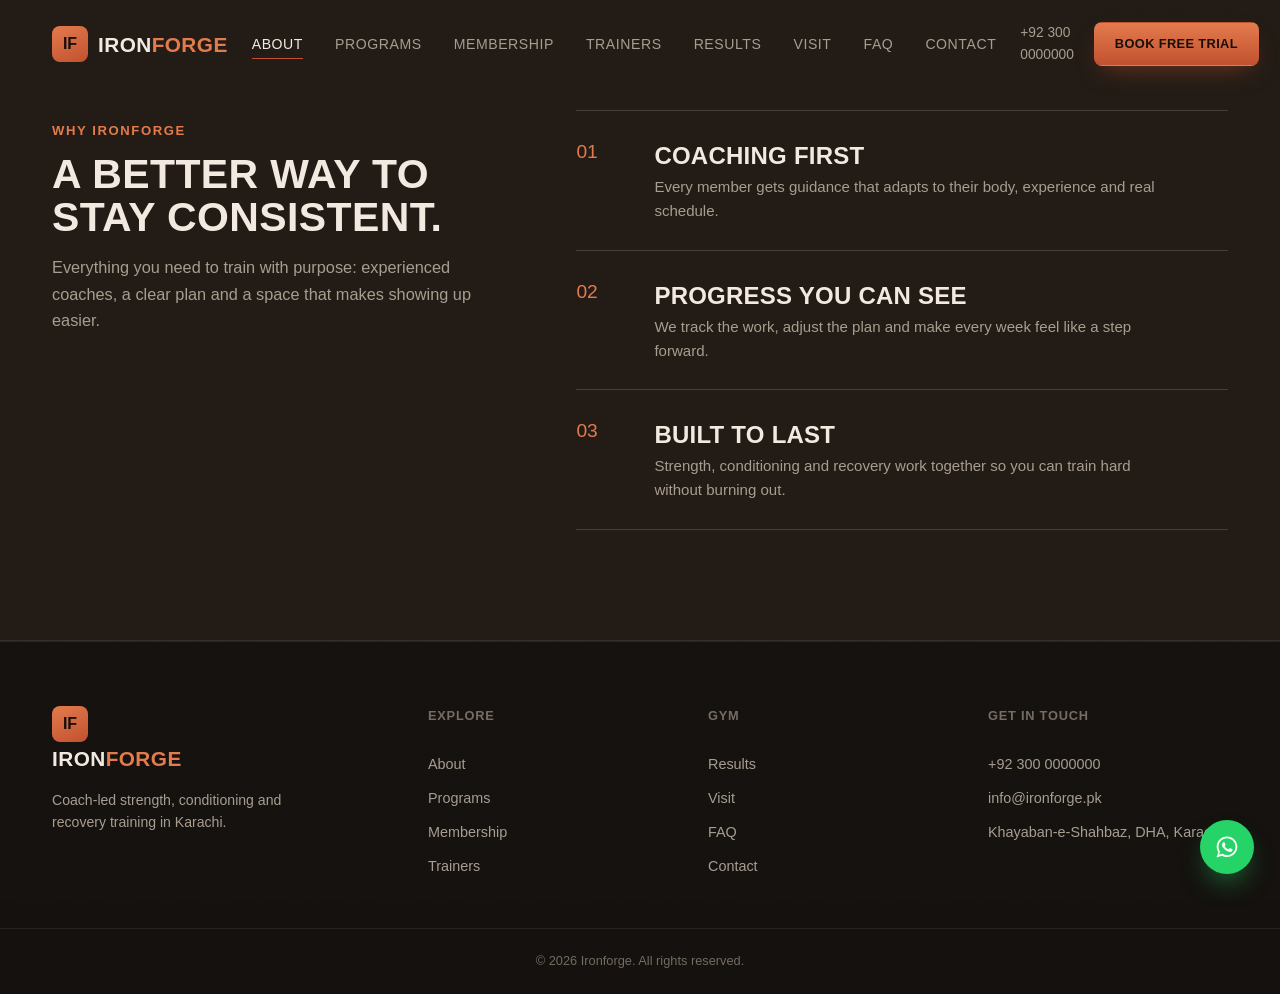
<file: about.html>
<!DOCTYPE html><html lang="en"><head><meta charset="UTF-8"><meta name="viewport" content="width=device-width, initial-scale=1.0"><title>About | IRONFORGE</title><link rel="icon" type="image/png" href="fav_icon.png"><link rel="stylesheet" href="style.css"></head><body><div class="grain"></div><div id="siteHeader"></div><main id="top"><section class="about" id="about"><div class="about__inner"><div class="about__intro reveal"><p class="section__eyebrow">Why Ironforge</p><h1 class="section__title">A better way to stay consistent.</h1><p class="section__sub">Everything you need to train with purpose: experienced coaches, a clear plan and a space that makes showing up easier.</p></div><div class="about__points"><article class="about__point reveal"><span class="about__number">01</span><div><h2>Coaching first</h2><p>Every member gets guidance that adapts to their body, experience and real schedule.</p></div></article><article class="about__point reveal"><span class="about__number">02</span><div><h2>Progress you can see</h2><p>We track the work, adjust the plan and make every week feel like a step forward.</p></div></article><article class="about__point reveal"><span class="about__number">03</span><div><h2>Built to last</h2><p>Strength, conditioning and recovery work together so you can train hard without burning out.</p></div></article></div></div></section></main><div id="siteFooter"></div><div id="siteModal"></div><script src="site-shell.js"></script><script src="script.js"></script></body></html>
</file>
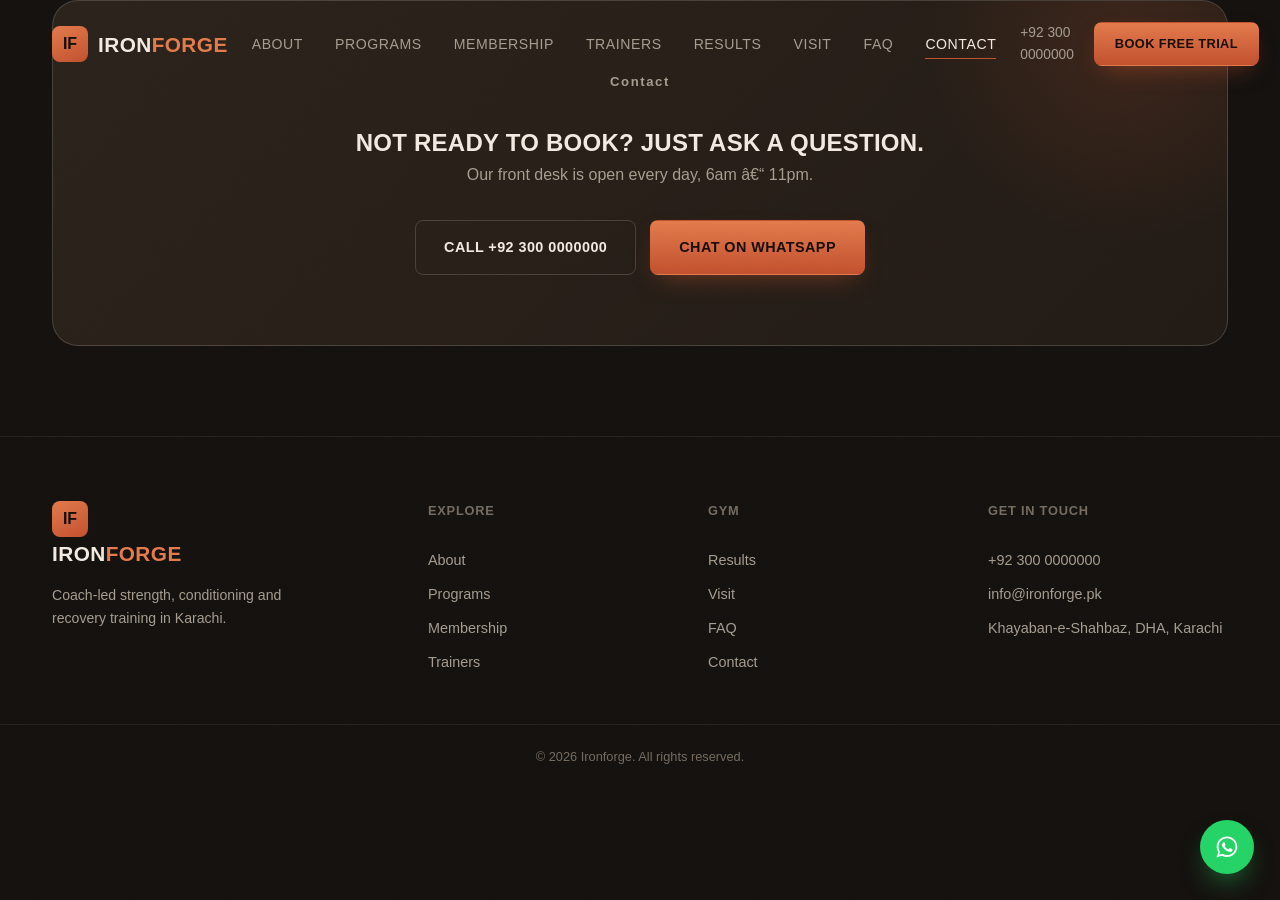
<file: contact.html>
<!DOCTYPE html><html lang="en"><head><meta charset="UTF-8"><meta name="viewport" content="width=device-width, initial-scale=1.0"><title>Contact | IRONFORGE</title><link rel="icon" type="image/png" href="fav_icon.png"><link rel="stylesheet" href="style.css"></head><body><div class="grain"></div><div id="siteHeader"></div><main id="top"><section class="cta" id="contact"><div class="cta__inner"><p class="section__eyebrow">Contact</p><h1>Not ready to book? Just ask a question.</h1><p>Our front desk is open every day, 6am â€“ 11pm.</p><div class="cta__actions"><a href="tel:+923000000000" class="btn btn--ghost">Call +92 300 0000000</a><a href="https://wa.me/923000000000" target="_blank" rel="noopener" class="btn btn--rust">Chat on WhatsApp</a></div></div></section></main><div id="siteFooter"></div><div id="siteModal"></div><script src="site-shell.js"></script><script src="script.js"></script></body></html>
</file>
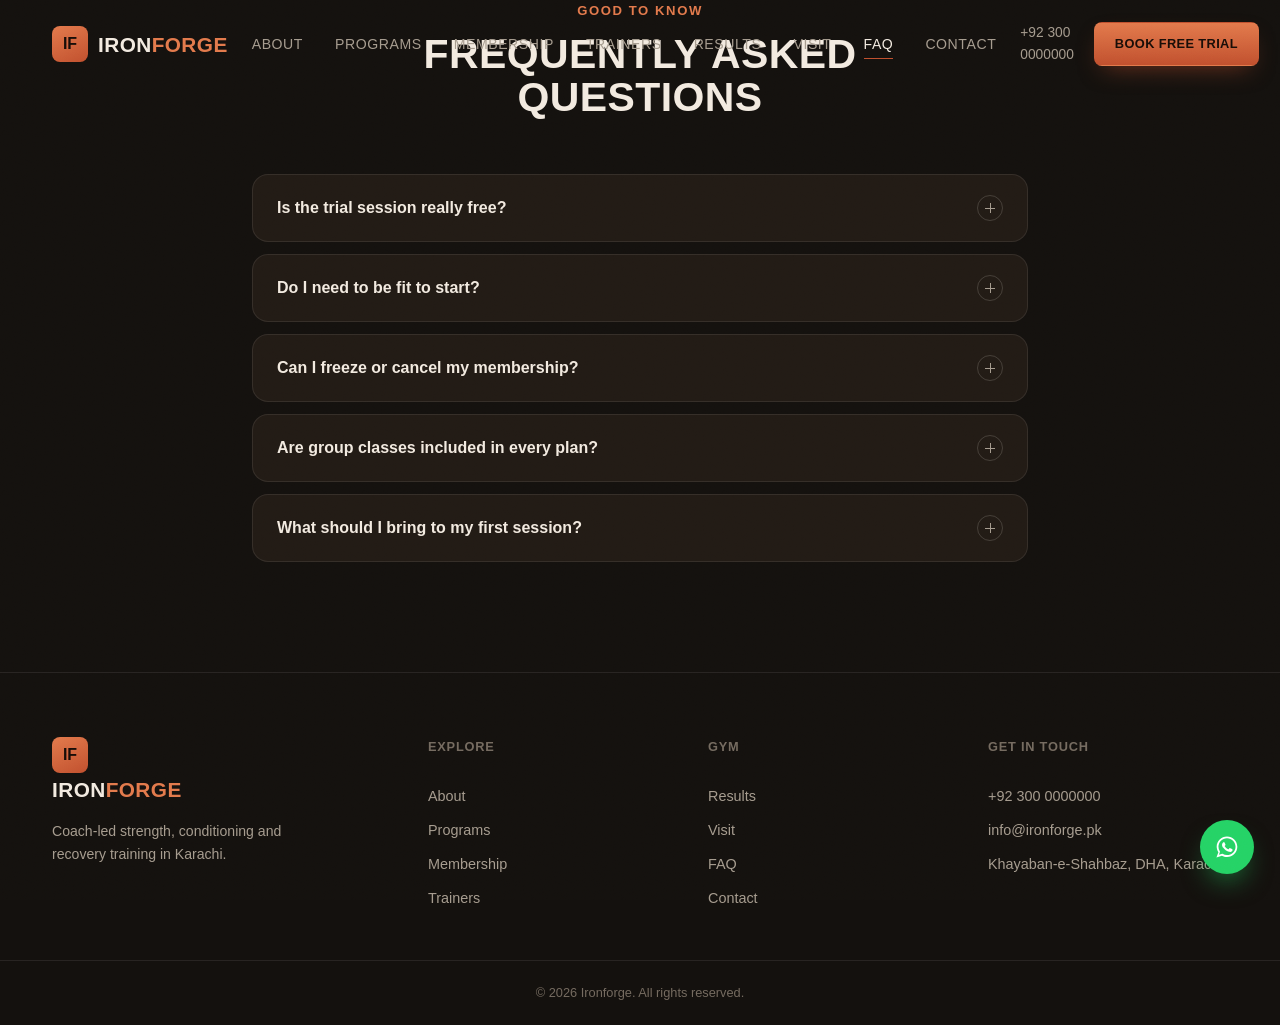
<file: faq.html>
<!DOCTYPE html><html lang="en"><head><meta charset="UTF-8"><meta name="viewport" content="width=device-width, initial-scale=1.0"><title>FAQ | IRONFORGE</title><link rel="icon" type="image/png" href="fav_icon.png"><link rel="stylesheet" href="style.css"></head><body><div class="grain"></div><div id="siteHeader"></div><main id="top"><section class="faq" id="faq"><div class="section__head"><p class="section__eyebrow">Good to know</p><h1 class="section__title">Frequently asked questions</h1></div><div class="faq__list" id="faqList"></div></section></main><div id="siteFooter"></div><div id="siteModal"></div><script src="site-shell.js"></script><script src="script.js"></script></body></html>
</file>
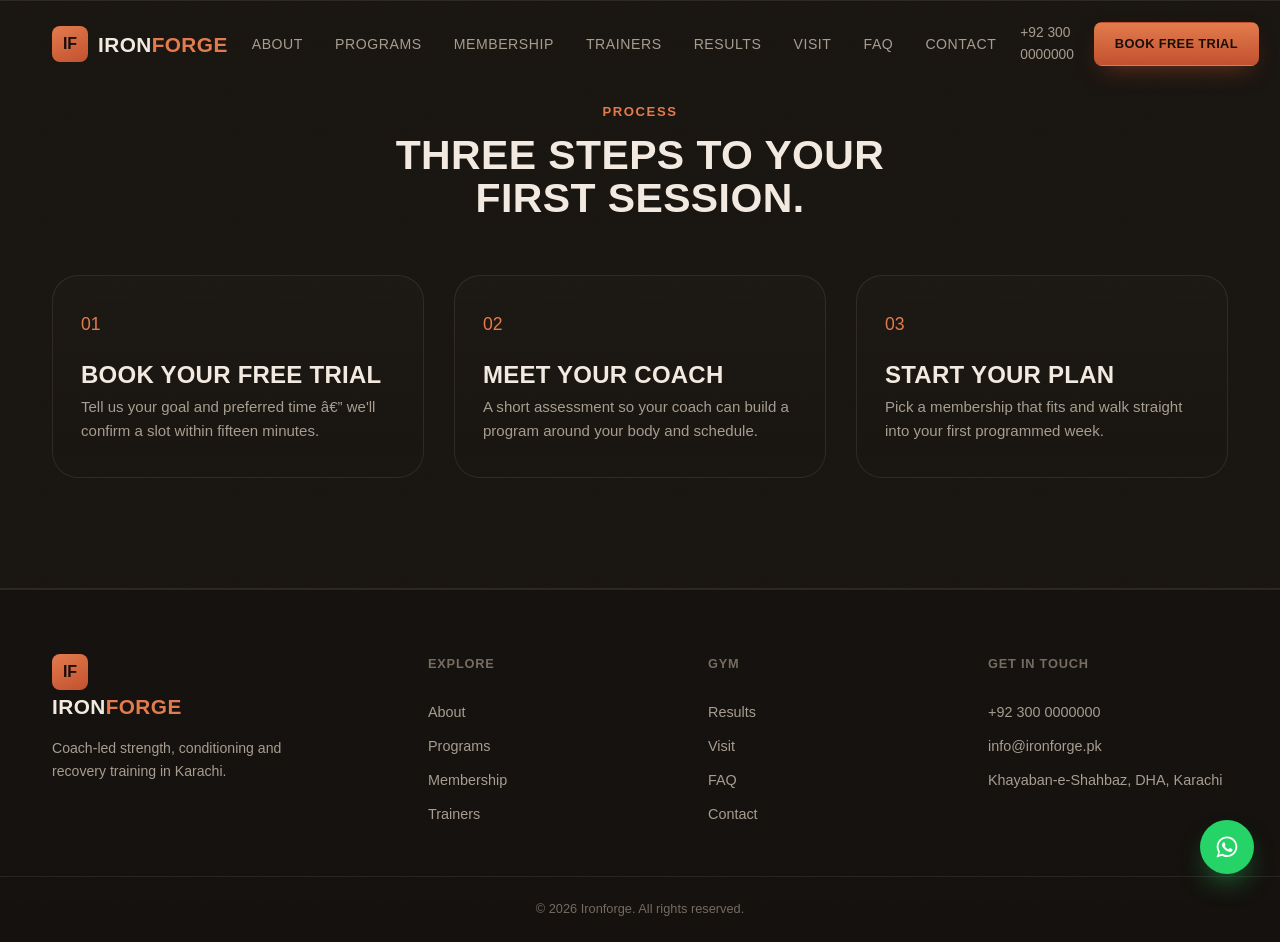
<file: how.html>
<!DOCTYPE html><html lang="en"><head><meta charset="UTF-8"><meta name="viewport" content="width=device-width, initial-scale=1.0"><title>How It Works | IRONFORGE</title><link rel="icon" type="image/png" href="fav_icon.png"><link rel="stylesheet" href="style.css"></head><body><div class="grain"></div><div id="siteHeader"></div><main id="top"><section class="how" id="how"><div class="section__head section__head--light"><p class="section__eyebrow">Process</p><h1 class="section__title">Three steps to your first session.</h1></div><ol class="how__list"><li class="how__step reveal"><span class="how__num">01</span><h2>Book your free trial</h2><p>Tell us your goal and preferred time â€” we'll confirm a slot within fifteen minutes.</p></li><li class="how__step reveal"><span class="how__num">02</span><h2>Meet your coach</h2><p>A short assessment so your coach can build a program around your body and schedule.</p></li><li class="how__step reveal"><span class="how__num">03</span><h2>Start your plan</h2><p>Pick a membership that fits and walk straight into your first programmed week.</p></li></ol></section></main><div id="siteFooter"></div><div id="siteModal"></div><script src="site-shell.js"></script><script src="script.js"></script></body></html>
</file>
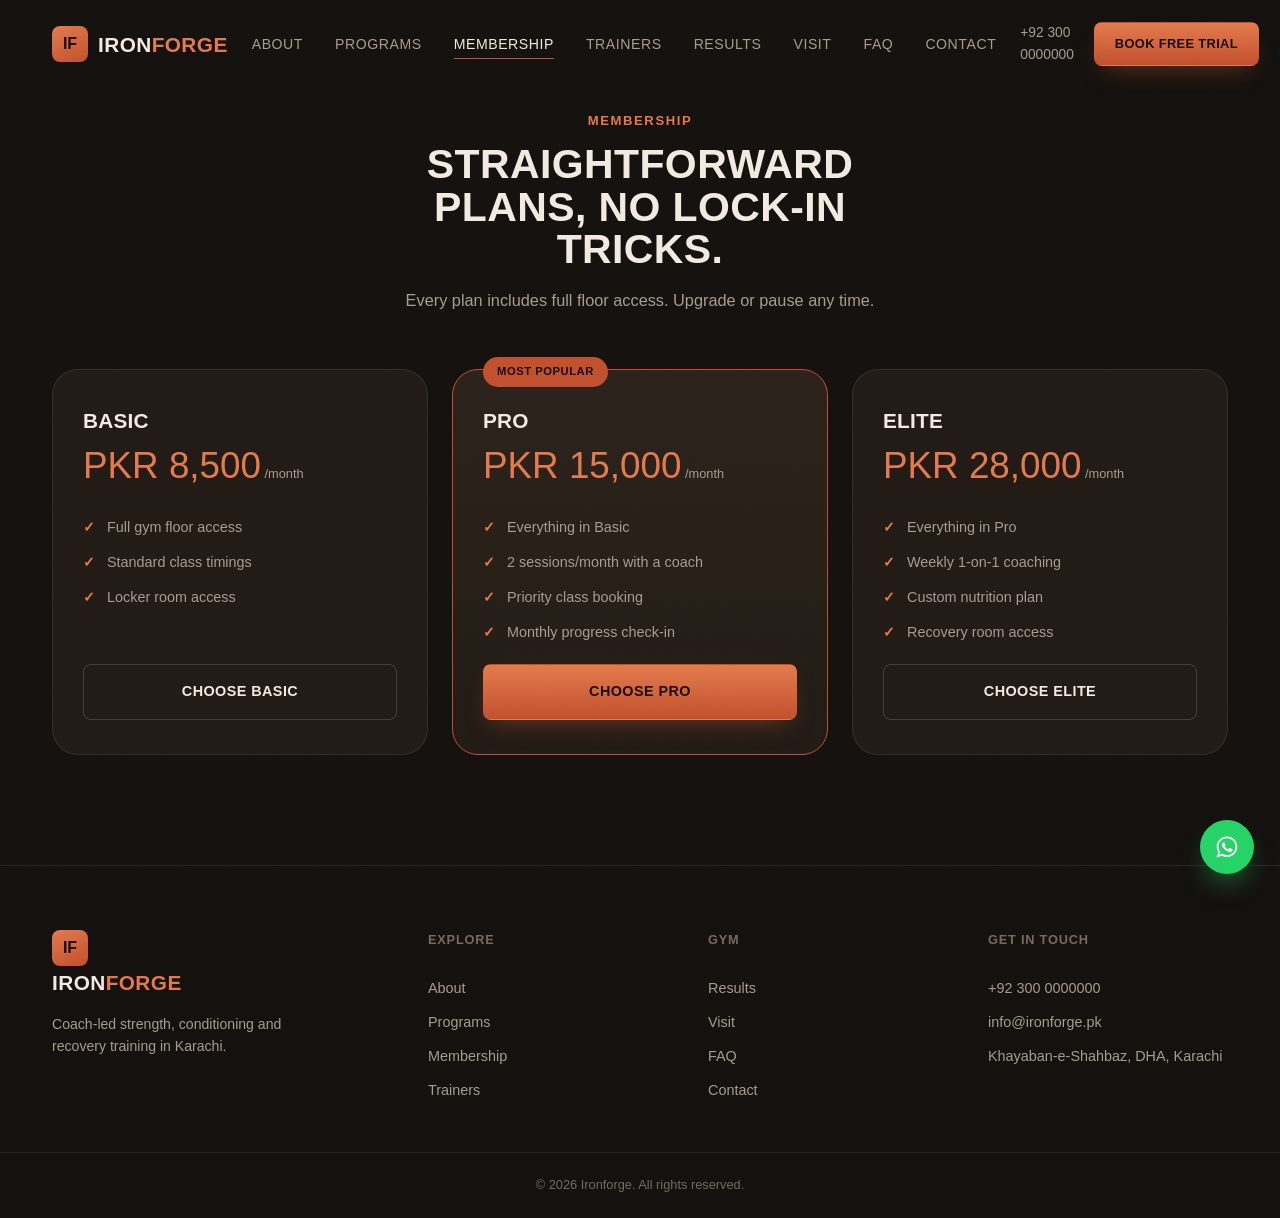
<file: membership.html>
<!DOCTYPE html><html lang="en"><head><meta charset="UTF-8"><meta name="viewport" content="width=device-width, initial-scale=1.0"><title>Membership | IRONFORGE</title><link rel="icon" type="image/png" href="fav_icon.png"><link rel="stylesheet" href="style.css"></head><body><div class="grain"></div><div id="siteHeader"></div><main id="top"><section class="membership" id="membership"><div class="section__head"><p class="section__eyebrow">Membership</p><h1 class="section__title">Straightforward plans, no lock-in tricks.</h1><p class="section__sub">Every plan includes full floor access. Upgrade or pause any time.</p></div><div class="plans" id="plansGrid"></div></section></main><div id="siteFooter"></div><div id="siteModal"></div><script src="site-shell.js"></script><script src="script.js"></script></body></html>
</file>
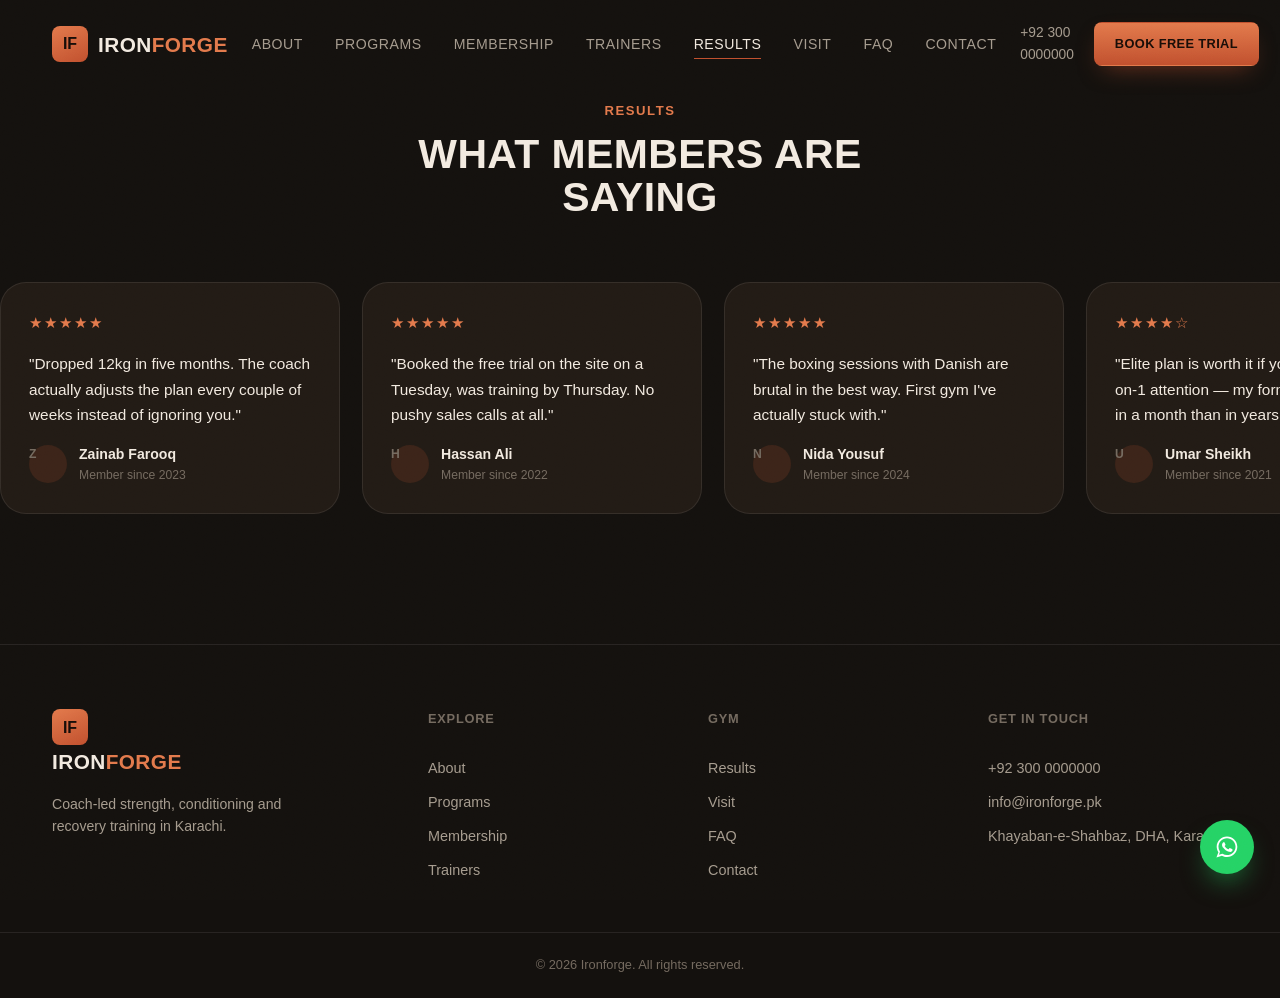
<file: reviews.html>
<!DOCTYPE html><html lang="en"><head><meta charset="UTF-8"><meta name="viewport" content="width=device-width, initial-scale=1.0"><title>Results | IRONFORGE</title><link rel="icon" type="image/png" href="fav_icon.png"><link rel="stylesheet" href="style.css"></head><body><div class="grain"></div><div id="siteHeader"></div><main id="top"><section class="reviews" id="results"><div class="section__head"><p class="section__eyebrow">Results</p><h1 class="section__title">What members are saying</h1></div><div class="reviews__track" id="reviewsTrack"></div></section></main><div id="siteFooter"></div><div id="siteModal"></div><script src="site-shell.js"></script><script src="script.js"></script></body></html>
</file>
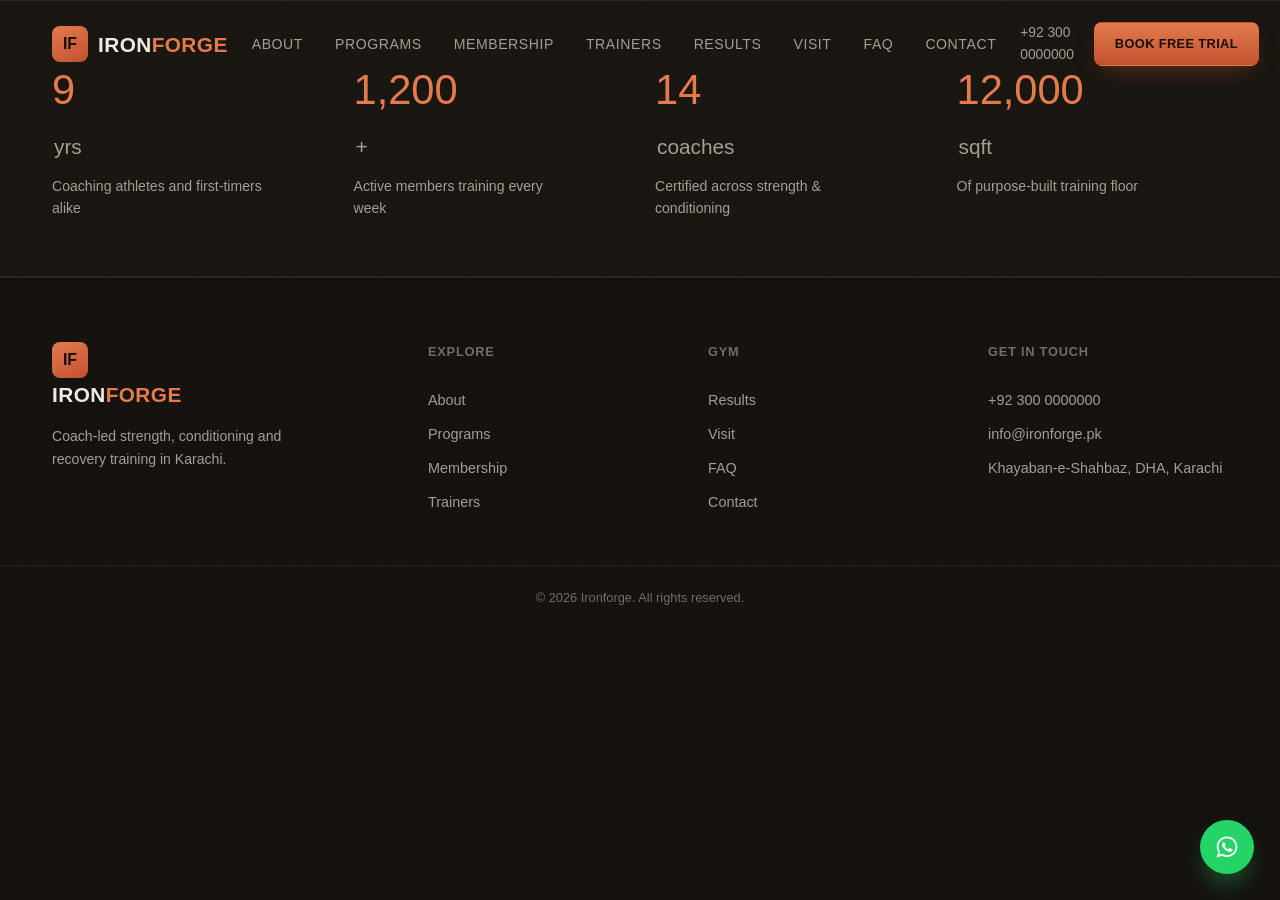
<file: stats.html>
<!DOCTYPE html><html lang="en"><head><meta charset="UTF-8"><meta name="viewport" content="width=device-width, initial-scale=1.0"><title>Our Numbers | IRONFORGE</title><link rel="icon" type="image/png" href="fav_icon.png"><link rel="stylesheet" href="style.css"></head><body><div class="grain"></div><div id="siteHeader"></div><main id="top"><section class="stats"><div class="stats__inner"><div class="stat"><span class="stat__num" data-count="9">0</span><span class="stat__unit">yrs</span><p>Coaching athletes and first-timers alike</p></div><div class="stat"><span class="stat__num" data-count="1200">0</span><span class="stat__unit">+</span><p>Active members training every week</p></div><div class="stat"><span class="stat__num" data-count="14">0</span><span class="stat__unit">coaches</span><p>Certified across strength &amp; conditioning</p></div><div class="stat"><span class="stat__num" data-count="12000">0</span><span class="stat__unit">sqft</span><p>Of purpose-built training floor</p></div></div></section></main><div id="siteFooter"></div><div id="siteModal"></div><script src="site-shell.js"></script><script src="script.js"></script></body></html>
</file>
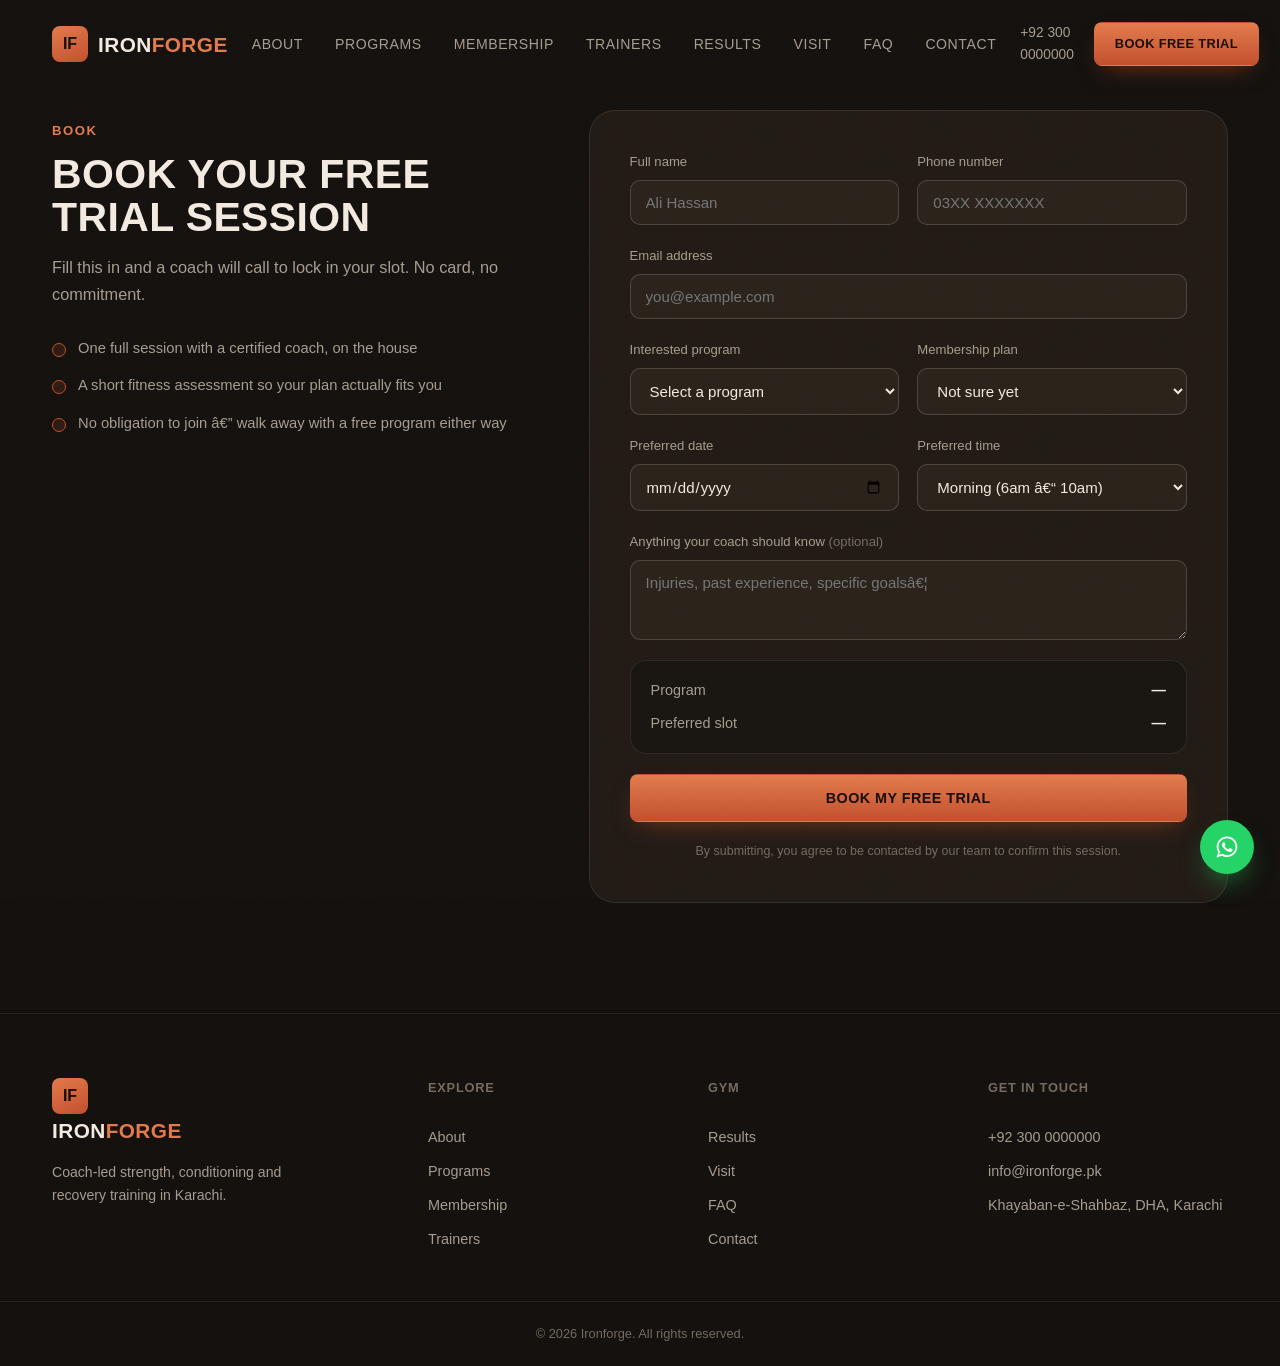
<file: trial.html>
<!DOCTYPE html><html lang="en"><head><meta charset="UTF-8"><meta name="viewport" content="width=device-width, initial-scale=1.0"><title>Book A Trial | IRONFORGE</title><link rel="icon" type="image/png" href="fav_icon.png"><link rel="stylesheet" href="style.css"></head><body><div class="grain"></div><div id="siteHeader"></div><main id="top"><section class="trial" id="trial"><div class="trial__inner"><div class="trial__intro reveal"><p class="section__eyebrow">Book</p><h1 class="section__title">Book your free trial session</h1><p class="section__sub">Fill this in and a coach will call to lock in your slot. No card, no commitment.</p><ul class="trial__perks"><li>One full session with a certified coach, on the house</li><li>A short fitness assessment so your plan actually fits you</li><li>No obligation to join â€” walk away with a free program either way</li></ul></div><form class="trial__form" id="trialForm" novalidate><div class="form__row"><div class="field"><label for="fName">Full name</label><input type="text" id="fName" name="fName" placeholder="Ali Hassan" required></div><div class="field"><label for="fPhone">Phone number</label><input type="tel" id="fPhone" name="fPhone" placeholder="03XX XXXXXXX" required></div></div><div class="field"><label for="fEmail">Email address</label><input type="email" id="fEmail" name="fEmail" placeholder="you@example.com" required></div><div class="form__row"><div class="field"><label for="fProgram">Interested program</label><select id="fProgram" name="fProgram" required></select></div><div class="field"><label for="fPlan">Membership plan</label><select id="fPlan" name="fPlan"></select></div></div><div class="form__row"><div class="field"><label for="fDate">Preferred date</label><input type="date" id="fDate" name="fDate" required></div><div class="field"><label for="fTime">Preferred time</label><select id="fTime" name="fTime"><option>Morning (6am â€“ 10am)</option><option>Midday (10am â€“ 4pm)</option><option>Evening (4pm â€“ 9pm)</option></select></div></div><div class="field"><label for="fNotes">Anything your coach should know <span>(optional)</span></label><textarea id="fNotes" name="fNotes" rows="3" placeholder="Injuries, past experience, specific goalsâ€¦"></textarea></div><div class="trial__summary"><div class="summary__row"><span>Program</span><strong id="sumProgram">â€”</strong></div><div class="summary__row"><span>Preferred slot</span><strong id="sumSlot">â€”</strong></div></div><button type="submit" class="btn btn--rust btn--block" id="trialSubmit"><span class="btn__label">Book my free trial</span><span class="btn__spinner" aria-hidden="true"></span></button><p class="trial__fineprint">By submitting, you agree to be contacted by our team to confirm this session.</p></form></div></section></main><div id="siteFooter"></div><div id="siteModal"></div><script src="site-shell.js"></script><script src="script.js"></script></body></html>
</file>
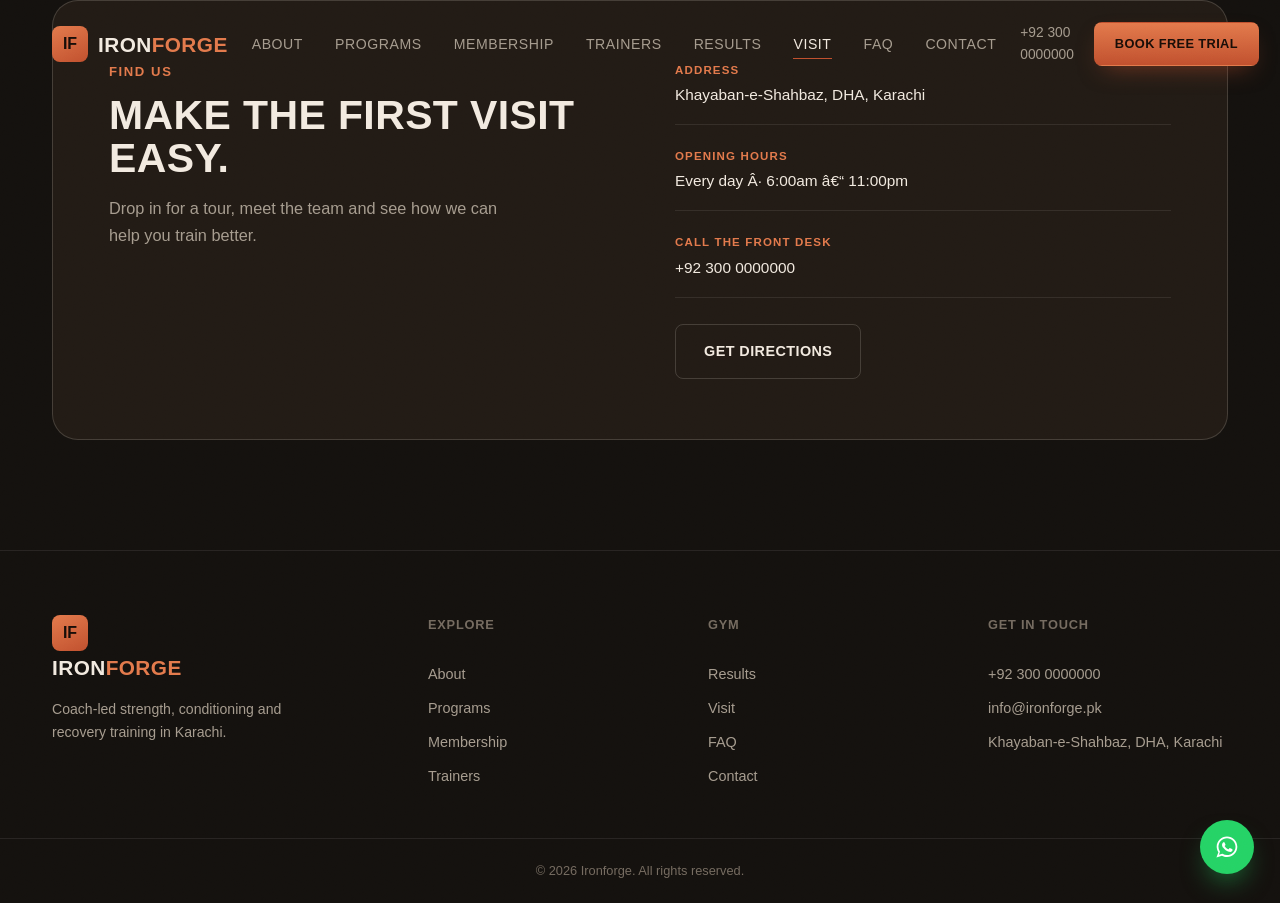
<file: visit.html>
<!DOCTYPE html><html lang="en"><head><meta charset="UTF-8"><meta name="viewport" content="width=device-width, initial-scale=1.0"><title>Visit | IRONFORGE</title><link rel="icon" type="image/png" href="fav_icon.png"><link rel="stylesheet" href="style.css"></head><body><div class="grain"></div><div id="siteHeader"></div><main id="top"><section class="visit" id="visit"><div class="visit__inner"><div class="visit__intro"><p class="section__eyebrow">Find us</p><h1 class="section__title">Make the first visit easy.</h1><p class="section__sub">Drop in for a tour, meet the team and see how we can help you train better.</p></div><div class="visit__details"><div class="visit__detail"><span class="visit__label">Address</span><strong>Khayaban-e-Shahbaz, DHA, Karachi</strong></div><div class="visit__detail"><span class="visit__label">Opening hours</span><strong>Every day Â· 6:00am â€“ 11:00pm</strong></div><div class="visit__detail"><span class="visit__label">Call the front desk</span><a href="tel:+923000000000"><strong>+92 300 0000000</strong></a></div><a href="https://maps.google.com/?q=Khayaban-e-Shahbaz,DHA,Karachi" target="_blank" rel="noopener" class="btn btn--ghost">Get directions</a></div></div></section></main><div id="siteFooter"></div><div id="siteModal"></div><script src="site-shell.js"></script><script src="script.js"></script></body></html>
</file>
<file: style.css>
/* ============================================================
   IRONFORGE — premium gym stylesheet
   ============================================================ */

:root{
  --bg:            #14110E;
  --bg-soft:       #191510;
  --surface:       #221B15;
  --surface-2:     #2B231B;
  --line:          rgba(242,234,224,0.09);
  --line-strong:   rgba(242,234,224,0.17);

  --bone:          #F2EAE0;
  --muted:         #A69C8F;
  --muted-2:       #756B60;

  --rust:          #C1502E;
  --rust-light:    #E37A4C;
  --rust-dim:      rgba(193,80,46,0.16);

  --radius-s:      10px;
  --radius-m:      16px;
  --radius-l:      26px;

  --display: 'Big Shoulders Display', 'Arial Narrow', sans-serif;
  --sans:    'Inter', -apple-system, BlinkMacSystemFont, sans-serif;

  --ease: cubic-bezier(.22,.9,.3,1);
}

*, *::before, *::after{ box-sizing: border-box; }
html{ scroll-behavior: smooth; }

body{
  margin:0;
  background: var(--bg);
  color: var(--bone);
  font-family: var(--sans);
  font-size: 16px;
  line-height: 1.6;
  -webkit-font-smoothing: antialiased;
  overflow-x: hidden;
}

@media (prefers-reduced-motion: reduce){
  html{ scroll-behavior:auto; }
  *, *::before, *::after{ animation-duration: 0.01ms !important; animation-iteration-count: 1 !important; transition-duration: 0.01ms !important; }
}

img{ max-width:100%; display:block; }
a{ color:inherit; text-decoration:none; }
ul, ol{ list-style:none; margin:0; padding:0; }
button{ font-family:inherit; cursor:pointer; }
input, select, textarea{ font-family:inherit; }

h1,h2,h3,h4{ font-family: var(--display); font-weight:700; text-transform:uppercase; letter-spacing:.01em; margin:0; color:var(--bone); }

::selection{ background: var(--rust); color:#170D08; }

.grain{
  position: fixed; inset:0; pointer-events:none; z-index: 999;
  opacity: 0.04; mix-blend-mode: overlay;
  background-image: url("data:image/svg+xml,%3Csvg xmlns='http://www.w3.org/2000/svg' width='90' height='90'%3E%3Cfilter id='n'%3E%3CfeTurbulence type='fractalNoise' baseFrequency='0.9' numOctaves='2' stitchTiles='stitch'/%3E%3C/filter%3E%3Crect width='100%25' height='100%25' filter='url(%23n)'/%3E%3C/svg%3E");
}

/* ---------- buttons ---------- */
.btn{
  display:inline-flex; align-items:center; justify-content:center; gap:8px;
  padding: 15px 28px;
  border-radius: 8px;
  font-size: 0.9rem; font-weight: 700; text-transform:uppercase; letter-spacing:.03em;
  border: 1px solid transparent;
  transition: transform .35s var(--ease), box-shadow .35s var(--ease), background .3s ease, border-color .3s ease;
  white-space: nowrap;
}
.btn--rust{
  background: linear-gradient(180deg, var(--rust-light), var(--rust));
  color: #180D07;
  box-shadow: 0 10px 24px -10px rgba(193,80,46,0.55);
}
.btn--rust:hover{ transform: translateY(-2px); box-shadow: 0 16px 30px -10px rgba(193,80,46,0.7); }
.btn--ghost{
  background: transparent; color: var(--bone); border-color: var(--line-strong);
}
.btn--ghost:hover{ border-color: var(--rust); color: var(--rust-light); }
.btn--block{ width:100%; }

.btn--rust{ position:relative; }
.btn--rust .btn__spinner{ display:none; }
.btn--rust.is-loading .btn__label{ opacity:0; }
.btn--rust.is-loading .btn__spinner{
  display:block; position:absolute; width:18px; height:18px;
  border:2px solid rgba(24,13,7,.35); border-top-color:#180D07; border-radius:50%;
  animation: spin .7s linear infinite;
}
@keyframes spin{ to{ transform: rotate(360deg); } }

/* ---------- reveal-on-scroll ---------- */
.reveal{ opacity:0; transform: translateY(22px); transition: opacity .9s var(--ease), transform .9s var(--ease); }
.reveal.is-visible{ opacity:1; transform: none; }
.reveal--delay.is-visible{ transition-delay:.15s; }

/* ============================================================
   NAVBAR
   ============================================================ */
.nav{
  position: fixed; top:0; left:0; right:0; z-index: 500;
  padding: 22px 0;
  transition: padding .35s var(--ease), background .35s var(--ease), border-color .35s var(--ease);
  border-bottom: 1px solid transparent;
}
.nav.is-scrolled{
  padding: 13px 0;
  background: rgba(20,17,14,0.86);
  backdrop-filter: blur(14px);
  border-color: var(--line);
}
.nav__inner{
  max-width: 1240px; margin:0 auto; padding: 0 32px;
  display:flex; align-items:center; justify-content:space-between; gap: 24px;
}
.nav__brand{ display:flex; align-items:center; gap:10px; flex-shrink:0; }
.nav__mark{
  width:36px; height:36px; border-radius:8px;
  display:flex; align-items:center; justify-content:center;
  background: linear-gradient(155deg, var(--rust-light), var(--rust));
  color:#170D08; font-family: var(--display); font-weight:800; font-size:1rem;
}
.nav__word{ font-family: var(--display); font-size:1.3rem; letter-spacing:.02em; font-weight:700; }
.nav__word em{ font-style:normal; color: var(--rust-light); }

.nav__links{ display:flex; align-items:center; gap: 32px; }
.nav__links a{
  font-size:.88rem; color: var(--muted); position:relative; padding:4px 0;
  text-transform: uppercase; letter-spacing: .04em; font-weight:500;
  transition: color .25s ease;
}
.nav__links a::after{
  content:''; position:absolute; left:0; right:100%; bottom:0; height:1px;
  background: var(--rust); transition: right .3s var(--ease);
}
.nav__links a:hover{ color: var(--bone); }
.nav__links a.is-active{ color: var(--bone); }
.nav__links a:hover::after{ right:0; }
.nav__links a.is-active::after{ right:0; }

.nav__actions{ display:flex; align-items:center; gap:20px; }
.nav__phone{ display:flex; align-items:center; gap:7px; font-size:.86rem; color: var(--muted); }
.nav__phone:hover{ color: var(--rust-light); }
.nav__cta{ padding: 11px 20px; font-size:.8rem; }

.nav__burger{
  display:none; flex-direction:column; gap:5px; background:none; border:none; padding:6px;
}
.nav__burger span{ width:22px; height:2px; background: var(--bone); border-radius:2px; }

/* ============================================================
   HERO
   ============================================================ */
.hero{
  position:relative;
  padding: 168px 32px 90px;
  background:
    radial-gradient(ellipse 60% 50% at 85% 6%, rgba(193,80,46,0.18), transparent 60%),
    radial-gradient(ellipse 50% 40% at 5% 100%, rgba(193,80,46,0.08), transparent 60%),
    var(--bg);
  overflow:hidden;
}
.hero__inner{
  max-width: 1240px; margin:0 auto;
  display:grid; grid-template-columns: 1.05fr 0.95fr; gap: 48px; align-items:center;
}
.hero__eyebrow{
  font-family: var(--sans); font-style:normal; color: var(--rust-light);
  font-size:.85rem; text-transform:uppercase; letter-spacing:.12em; font-weight:600; margin:0 0 18px;
}
.hero__title{
  font-size: clamp(2.6rem, 5vw, 4.4rem); line-height: 0.98; letter-spacing:.005em;
  margin-bottom: 22px;
}
.hero__title-em{ color: var(--rust-light); }
.hero__sub{
  color: var(--muted); font-size: 1.08rem; max-width: 460px; margin: 0 0 36px; font-family: var(--sans);
}
.hero__actions{ display:flex; gap:12px; flex-wrap:wrap; margin-bottom:40px; }

.hero__quickform{
  display:grid; grid-template-columns: 1fr 1fr auto;
  gap: 0; background: var(--surface); border:1px solid var(--line-strong);
  border-radius: var(--radius-m); padding: 8px; margin-bottom: 40px;
}
.qf__field{ padding: 10px 18px; border-right: 1px solid var(--line); }
.qf__field:last-of-type{ border-right:none; }
.qf__field label{ display:block; font-size:.7rem; color: var(--muted-2); text-transform:uppercase; letter-spacing:.06em; margin-bottom:4px; }
.qf__field select, .qf__field input{
  background:none; border:none; color: var(--bone); font-size:.92rem; width:100%; padding:0; outline:none;
}
.qf__field select option{ background: var(--surface-2); color: var(--bone); }
.qf__submit{ margin:4px; padding: 0 22px; font-size:.82rem; }

.hero__trust{ display:flex; gap: 40px; }
.hero__trust-item{ display:flex; flex-direction:column; gap:2px; }
.hero__trust-item strong{ font-family: var(--display); font-size:1.7rem; color: var(--rust-light); }
.hero__trust-item span{ font-size:.78rem; color: var(--muted-2); font-family: var(--sans); }

.hero__stage{ position:relative; display:flex; align-items:center; justify-content:center; }
.hero__glow{
  position:absolute; width: 420px; height:420px; border-radius:50%;
  background: radial-gradient(circle, rgba(193,80,46,.32), transparent 68%);
  filter: blur(10px);
}
.hero__photo{
  position:relative; width:100%; border-radius: var(--radius-l);
  aspect-ratio: 4/3.2; object-fit:cover;
  box-shadow: 0 40px 80px -30px rgba(0,0,0,.7);
  filter: grayscale(0.15) contrast(1.05);
  animation: float 6s ease-in-out infinite;
}
@keyframes float{ 0%,100%{ transform: translateY(0); } 50%{ transform: translateY(-14px); } }

.hero__badge{
  position:absolute; right: -6px; top: 8px;
  display:flex; align-items:center; gap:8px;
  background: var(--rust); color:#170D08; font-size:.76rem; font-weight:700; text-transform:uppercase; letter-spacing:.03em;
  padding: 10px 16px; border-radius: 8px;
  box-shadow: 0 14px 26px -10px rgba(193,80,46,.6);
}

.hero__floatcard{
  position:absolute; left: -18px; bottom: 26px;
  background: rgba(34,27,21,0.92); backdrop-filter: blur(10px);
  border: 1px solid var(--line-strong); border-radius: var(--radius-m);
  padding: 16px 20px; display:flex; flex-direction:column; gap:4px;
  box-shadow: 0 20px 40px -18px rgba(0,0,0,.6);
}
.hero__floatcard-label{ font-size:.7rem; color: var(--muted); text-transform:uppercase; letter-spacing:.06em; }
.hero__floatcard-value{ font-family: var(--display); font-size:1.7rem; color: var(--rust-light); }
.hero__floatcard-value small{ font-family: var(--sans); font-size:.68rem; color: var(--muted); font-weight:400; text-transform:none; letter-spacing:0; }

.hero__scroll{
  max-width:1240px; margin: 80px auto 0; padding: 0 32px;
  display:flex; align-items:center; gap:14px; color: var(--muted-2); font-size:.78rem;
}
.hero__scroll-line{ width:60px; height:1px; background: var(--line-strong); position:relative; overflow:hidden; }
.hero__scroll-line::after{
  content:''; position:absolute; left:-40%; top:0; width:40%; height:100%; background: var(--rust);
  animation: scrollline 2.6s ease-in-out infinite;
}
@keyframes scrollline{ 0%{ left:-40%; } 50%{ left:100%; } 100%{ left:100%; } }

/* ============================================================
   STATS
   ============================================================ */
.stats{ background: var(--bg-soft); border-top:1px solid var(--line); border-bottom:1px solid var(--line); }
.stats__inner{
  max-width:1240px; margin:0 auto; padding: 56px 32px;
  display:grid; grid-template-columns: repeat(4,1fr); gap: 30px;
}
.stat{ display:flex; flex-direction:column; gap:6px; }
.stat__num, .stat__unit{ font-family: var(--display); font-size:2.6rem; color: var(--rust-light); display:inline-block; }
.stat__unit{ font-size:1.3rem; color: var(--muted); margin-left:2px; text-transform:lowercase; }
.stat p{ margin:6px 0 0; color: var(--muted); font-size:.88rem; max-width: 210px; font-family: var(--sans); text-transform:none; letter-spacing:0; }

/* ============================================================
  WHY IRONFORGE
  ============================================================ */
.about{ padding: 110px 0; background: var(--surface); border-bottom:1px solid var(--line); }
.about__inner{ max-width:1240px; margin:0 auto; padding:0 32px; display:grid; grid-template-columns:.8fr 1.2fr; gap:90px; align-items:start; }
.about__intro{ position:sticky; top:120px; }
.about__intro .section__title{ text-align:left; }
.about__intro .section__sub{ max-width:420px; }
.about__points{ display:flex; flex-direction:column; }
.about__point{ display:grid; grid-template-columns:56px 1fr; gap:22px; padding:26px 0; border-top:1px solid var(--line-strong); }
.about__point:last-child{ border-bottom:1px solid var(--line-strong); }
.about__number{ color:var(--rust-light); font-family:var(--display); font-size:1.2rem; }
.about__point h3{ font-size:1.35rem; margin-bottom:7px; }
.about__point p{ margin:0; color:var(--muted); font-family:var(--sans); font-size:.94rem; max-width:520px; }

/* ============================================================
   SECTION HEADS (shared)
   ============================================================ */
.section__head{ max-width: 640px; margin: 0 auto 56px; padding: 0 32px; text-align:center; }
.section__eyebrow{ font-family: var(--sans); color: var(--rust-light); text-transform:uppercase; letter-spacing:.12em; font-size:.82rem; font-weight:600; margin: 0 0 12px; }
.section__title{ font-size: clamp(1.9rem, 3.2vw, 2.7rem); margin-bottom: 14px; line-height:1.04; }
.section__sub{ color: var(--muted); font-size: 1.02rem; font-family: var(--sans); }

/* ============================================================
   PROGRAMS
   ============================================================ */
.programs{ padding: 110px 0 100px; max-width:1240px; margin:0 auto; }
.programs__grid{
  display:grid; grid-template-columns: repeat(4, 1fr); gap: 22px; padding: 0 32px;
}
.program{
  background: var(--surface); border:1px solid var(--line); border-radius: var(--radius-l);
  overflow:hidden; transition: transform .45s var(--ease), border-color .45s ease, box-shadow .45s ease;
  display:flex; flex-direction:column;
}
.program:hover{ transform: translateY(-8px); border-color: var(--line-strong); box-shadow: 0 30px 50px -25px rgba(0,0,0,.6); }
.program__media{ position:relative; aspect-ratio: 4/3.4; overflow:hidden; }
.program__media img{ width:100%; height:100%; object-fit:cover; transition: transform .6s var(--ease); filter: grayscale(.2); }
.program:hover .program__media img{ transform: scale(1.06); }
.program__body{ padding: 22px; display:flex; flex-direction:column; gap:10px; flex:1; }
.program__name{ font-size:1.25rem; }
.program__desc{ color: var(--muted); font-size:.86rem; font-family: var(--sans); margin:0; text-transform:none; letter-spacing:0; line-height:1.55; }
.program__foot{ margin-top:auto; padding-top:12px; }
.program__link{
  font-size:.78rem; font-weight:700; text-transform:uppercase; letter-spacing:.04em; color: var(--rust-light);
  display:inline-flex; align-items:center; gap:6px;
}

/* ============================================================
   HOW IT WORKS
   ============================================================ */
.how{ background: var(--bg-soft); padding: 100px 0 110px; border-top:1px solid var(--line); border-bottom:1px solid var(--line); }
.how__list{
  max-width:1240px; margin:0 auto; padding: 0 32px;
  display:grid; grid-template-columns: repeat(3,1fr); gap: 30px;
}
.how__step{
  padding: 34px 28px; border-radius: var(--radius-l); border:1px solid var(--line);
  background: linear-gradient(180deg, rgba(255,255,255,0.015), transparent);
}
.how__num{ font-family: var(--display); font-size:1.1rem; color: var(--rust-light); display:block; margin-bottom:18px; }
.how__step h3{ font-size:1.3rem; margin-bottom:10px; }
.how__step p{ color: var(--muted); font-size:.94rem; margin:0; font-family: var(--sans); text-transform:none; letter-spacing:0; }

/* ============================================================
   MEMBERSHIP
   ============================================================ */
.membership{ padding: 110px 0; max-width:1240px; margin:0 auto; }
.plans{ display:grid; grid-template-columns: repeat(3,1fr); gap: 24px; padding: 0 32px; }
.plan{
  background: var(--surface); border:1px solid var(--line); border-radius: var(--radius-l);
  padding: 34px 30px; display:flex; flex-direction:column; gap:20px;
  transition: transform .4s var(--ease), border-color .4s ease;
}
.plan:hover{ transform: translateY(-6px); }
.plan--featured{
  border-color: var(--rust); background: linear-gradient(180deg, var(--surface-2), var(--surface));
  position:relative;
}
.plan--featured::before{
  content:'Most popular'; position:absolute; top:-13px; left:30px;
  background: var(--rust); color:#170D08; font-size:.7rem; font-weight:700; text-transform:uppercase; letter-spacing:.05em;
  padding: 6px 14px; border-radius: 999px;
}
.plan__name{ font-size:1.3rem; }
.plan__price{ font-family: var(--display); font-size:2.3rem; color: var(--rust-light); }
.plan__price small{ font-family: var(--sans); font-size:.8rem; color: var(--muted); font-weight:400; text-transform:none; }
.plan__features{ display:flex; flex-direction:column; gap:12px; flex:1; }
.plan__features li{
  font-size:.9rem; color: var(--muted); font-family: var(--sans); padding-left: 24px; position:relative;
}
.plan__features li::before{
  content:'✓'; position:absolute; left:0; color: var(--rust-light); font-weight:700;
}
.plan__cta{ text-align:center; }

/* ============================================================
   TRAINERS
   ============================================================ */
.trainers{ background: var(--bg-soft); padding: 110px 0; border-top:1px solid var(--line); border-bottom:1px solid var(--line); }
.trainers__grid{
  max-width:1240px; margin:0 auto; padding: 0 32px;
  display:grid; grid-template-columns: repeat(4,1fr); gap: 22px;
}
.trainer{ text-align:center; }
.trainer__photo{
  aspect-ratio: 1/1.1; border-radius: var(--radius-l); overflow:hidden; margin-bottom:16px;
  filter: grayscale(.35); transition: filter .4s ease;
}
.trainer:hover .trainer__photo{ filter: grayscale(0); }
.trainer__photo img{ width:100%; height:100%; object-fit:cover; }
.trainer__name{ font-size:1.1rem; }
.trainer__role{ color: var(--rust-light); font-size:.8rem; text-transform:uppercase; letter-spacing:.05em; font-family: var(--sans); font-weight:600; margin-top:4px; }

/* ============================================================
   TRIAL / LEAD FORM
   ============================================================ */
.trial{ padding: 110px 0; max-width:1240px; margin:0 auto; }
.trial__inner{
  padding: 0 32px;
  display:grid; grid-template-columns: 0.85fr 1.15fr; gap: 64px; align-items:start;
}
.trial__intro{ position:sticky; top: 120px; }
.trial__perks{ margin-top: 30px; display:flex; flex-direction:column; gap:14px; }
.trial__perks li{
  color: var(--muted); font-size:.92rem; padding-left: 26px; position:relative; font-family: var(--sans);
}
.trial__perks li::before{
  content:''; position:absolute; left:0; top:6px; width:14px; height:14px; border-radius:50%;
  background: var(--rust-dim); border:1px solid var(--rust);
}

.trial__form{
  background: var(--surface); border:1px solid var(--line); border-radius: var(--radius-l);
  padding: 40px; display:flex; flex-direction:column; gap: 20px;
}
.form__row{ display:grid; grid-template-columns:1fr 1fr; gap:18px; }
.field{ display:flex; flex-direction:column; gap:8px; }
.field label{ font-size:.82rem; color: var(--muted); font-family: var(--sans); }
.field label span{ color: var(--muted-2); }
.field input, .field select, .field textarea{
  background: var(--surface-2); border:1px solid var(--line-strong); border-radius: var(--radius-s);
  padding: 13px 15px; color: var(--bone); font-size:.94rem; outline:none; font-family: var(--sans);
  transition: border-color .25s ease, box-shadow .25s ease;
}
.field input:focus, .field select:focus, .field textarea:focus{
  border-color: var(--rust); box-shadow: 0 0 0 3px var(--rust-dim);
}
.field select option{ background: var(--surface-2); }
.field textarea{ resize: vertical; min-height: 80px; }

.trial__summary{
  background: var(--bg-soft); border:1px solid var(--line); border-radius: var(--radius-m);
  padding: 18px 20px; display:flex; flex-direction:column; gap:10px;
}
.summary__row{ display:flex; justify-content:space-between; align-items:center; font-size:.9rem; color: var(--muted); font-family: var(--sans); }
.summary__row strong{ color: var(--bone); font-weight:600; }

.trial__fineprint{ text-align:center; font-size:.78rem; color: var(--muted-2); margin:0; font-family: var(--sans); }

.field.has-error input, .field.has-error select{ border-color:#C25C5C; }

/* ============================================================
   RESULTS / REVIEWS
   ============================================================ */
.reviews{ padding: 100px 0 110px; }
.reviews__track{
  display:flex; gap: 22px; overflow-x:auto; padding: 8px 32px 20px; scroll-snap-type: x mandatory;
}
.reviews__track::-webkit-scrollbar{ height:5px; }
.reviews__track::-webkit-scrollbar-thumb{ background: var(--line-strong); border-radius:10px; }
.review{
  flex: 0 0 340px; scroll-snap-align:start;
  background: var(--surface); border:1px solid var(--line); border-radius: var(--radius-l);
  padding: 28px; display:flex; flex-direction:column; gap:16px;
}
.review__stars{ color: var(--rust-light); font-size:.95rem; letter-spacing:2px; }
.review__quote{ color: var(--bone); font-size:.96rem; line-height:1.65; margin:0; font-family: var(--sans); text-transform:none; }
.review__who{ display:flex; align-items:center; gap:12px; margin-top:auto; }
.review__avatar{
  width:38px; height:38px; border-radius:50%; display:flex; align-items:center; justify-content:center;
  background: var(--rust-dim); color: var(--rust-light); font-family:var(--display); font-size:1rem; font-weight:700;
}
.review__who strong{ display:block; font-size:.88rem; font-family: var(--sans); text-transform:none; font-weight:600; }
.review__who span{ display:block; font-size:.76rem; color: var(--muted-2); font-family: var(--sans); }

/* ============================================================
   FAQ
   ============================================================ */
.faq{ padding: 0 0 110px; max-width: 840px; margin: 0 auto; }
.faq__list{ padding: 0 32px; display:flex; flex-direction:column; gap:12px; }
.faq__item{ border:1px solid var(--line); border-radius: var(--radius-m); background: var(--surface); overflow:hidden; }
.faq__q{
  width:100%; background:none; border:none; color: var(--bone); text-align:left;
  padding: 20px 24px; font-size:1rem; font-family: var(--display); text-transform:none; font-weight:700;
  display:flex; align-items:center; justify-content:space-between; gap: 20px;
}
.faq__q-icon{
  flex-shrink:0; width:26px; height:26px; border-radius:50%; border:1px solid var(--line-strong);
  display:flex; align-items:center; justify-content:center; position:relative; transition: transform .35s var(--ease), border-color .3s ease;
}
.faq__q-icon::before, .faq__q-icon::after{ content:''; position:absolute; background: var(--muted); }
.faq__q-icon::before{ width:10px; height:1px; }
.faq__q-icon::after{ width:1px; height:10px; transition: transform .3s ease; }
.faq__item.is-open .faq__q-icon::after{ transform: rotate(90deg) scaleY(0); }
.faq__item.is-open .faq__q-icon{ border-color: var(--rust); transform: rotate(180deg); }
.faq__a{ max-height:0; overflow:hidden; transition: max-height .4s var(--ease); }
.faq__a p{ margin:0; padding: 0 24px 22px; color: var(--muted); font-size:.92rem; line-height:1.7; font-family: var(--sans); }

/* ============================================================
  VISIT
  ============================================================ */
.visit{ padding:0 0 110px; }
.visit__inner{ max-width:1176px; margin:0 auto; padding:60px 56px; display:grid; grid-template-columns:1fr 1fr; gap:70px; background:var(--surface); border:1px solid var(--line-strong); border-radius:var(--radius-l); }
.visit__intro .section__title{ text-align:left; }
.visit__intro .section__sub{ max-width:420px; }
.visit__details{ display:flex; flex-direction:column; gap:22px; justify-content:center; }
.visit__detail{ display:flex; flex-direction:column; gap:4px; padding-bottom:16px; border-bottom:1px solid var(--line); }
.visit__label{ color:var(--rust-light); font-size:.72rem; text-transform:uppercase; letter-spacing:.1em; font-weight:700; }
.visit__detail strong{ font-family:var(--sans); font-size:.96rem; font-weight:500; color:var(--bone); }
.visit__details .btn{ align-self:flex-start; margin-top:4px; }

/* ============================================================
   CTA
   ============================================================ */
.cta{
  margin: 0 32px 90px; max-width: 1176px; margin-left:auto; margin-right:auto;
  background: linear-gradient(135deg, var(--surface-2), var(--surface));
  border: 1px solid var(--line-strong); border-radius: var(--radius-l);
  padding: 70px 40px; text-align:center;
  position:relative; overflow:hidden;
}
.cta::before{
  content:''; position:absolute; width:400px; height:400px; border-radius:50%;
  background: radial-gradient(circle, var(--rust-dim), transparent 70%);
  top:-160px; right:-100px;
}
.cta__inner{ position:relative; }
.cta h2{ font-size: clamp(1.7rem,3vw,2.4rem); margin-bottom:12px; }
.cta p{ color: var(--muted); margin: 0 0 32px; font-family: var(--sans); text-transform:none; }
.cta__actions{ display:flex; gap:14px; justify-content:center; flex-wrap:wrap; }

/* ============================================================
   FOOTER
   ============================================================ */
.footer{ border-top:1px solid var(--line); padding: 64px 0 0; }
.footer__inner{
  max-width:1240px; margin:0 auto; padding: 0 32px 50px;
  display:grid; grid-template-columns: 1.4fr 1fr 1fr 1fr; gap: 40px;
}
.footer__brand p{ color: var(--muted); font-size:.88rem; margin-top:14px; max-width:260px; font-family: var(--sans); }
.footer__col h4{ font-size:.8rem; text-transform:uppercase; letter-spacing:.06em; color: var(--muted-2); margin-bottom:16px; font-family: var(--sans); font-weight:600; }
.footer__col{ display:flex; flex-direction:column; gap:11px; }
.footer__col a{ color: var(--muted); font-size:.9rem; transition: color .25s ease; font-family: var(--sans); }
.footer__col a:hover{ color: var(--rust-light); }
.footer__bottom{
  border-top:1px solid var(--line); padding: 22px 32px; text-align:center;
  color: var(--muted-2); font-size:.8rem; font-family: var(--sans);
}

/* ============================================================
   MODAL
   ============================================================ */
.modal{
  position:fixed; inset:0; z-index: 900; display:flex; align-items:center; justify-content:center;
  background: rgba(10,8,6,0.72); backdrop-filter: blur(6px);
  opacity:0; pointer-events:none; transition: opacity .35s ease;
}
.modal.is-open{ opacity:1; pointer-events:auto; }
.modal__card{
  background: var(--surface); border:1px solid var(--line-strong); border-radius: var(--radius-l);
  padding: 44px 36px; max-width: 380px; text-align:center;
  transform: translateY(20px) scale(.97); transition: transform .4s var(--ease);
}
.modal.is-open .modal__card{ transform: none; }
.modal__check{ width:64px; height:64px; margin: 0 auto 20px; }
.modal__check svg{ width:100%; height:100%; }
.modal__check circle{ stroke: var(--rust); stroke-width:2; stroke-dasharray:151; stroke-dashoffset:151; animation: circle .6s ease forwards; }
.modal__check path{ stroke: var(--rust-light); stroke-width:3; stroke-linecap:round; stroke-linejoin:round; stroke-dasharray:40; stroke-dashoffset:40; animation: check .4s .5s ease forwards; }
@keyframes circle{ to{ stroke-dashoffset:0; } }
@keyframes check{ to{ stroke-dashoffset:0; } }
.modal__card h3{ font-size:1.4rem; margin-bottom:10px; }
.modal__card p{ color: var(--muted); font-size:.92rem; margin: 0 0 26px; font-family: var(--sans); text-transform:none; }

/* ============================================================
   FLOATING WHATSAPP
   ============================================================ */
.float-wa{
  position:fixed; right:26px; bottom:26px; z-index: 400;
  width:54px; height:54px; border-radius:50%; background:#25D366; color:#fff;
  display:flex; align-items:center; justify-content:center;
  box-shadow: 0 14px 28px -10px rgba(37,211,102,.6);
  transition: transform .3s var(--ease);
}
.float-wa:hover{ transform: scale(1.08); }

/* ============================================================
   RESPONSIVE
   ============================================================ */
@media (max-width: 980px){
  .hero__inner{ grid-template-columns: 1fr; }
  .hero__stage{ order:-1; max-width:480px; margin: 0 auto 20px; }
  .stats__inner{ grid-template-columns: repeat(2,1fr); }
  .programs__grid{ grid-template-columns: repeat(2,1fr); }
  .how__list{ grid-template-columns: 1fr; }
  .plans{ grid-template-columns: 1fr; max-width: 440px; margin: 0 auto; }
  .trainers__grid{ grid-template-columns: repeat(2,1fr); }
  .trial__inner{ grid-template-columns: 1fr; }
  .trial__intro{ position:static; }
  .about__inner{ grid-template-columns:1fr; gap:40px; }
  .about__intro{ position:static; }
  .visit__inner{ grid-template-columns:1fr; gap:36px; }
  .footer__inner{ grid-template-columns: 1fr 1fr; }
}

@media (max-width: 680px){
  .nav__links, .nav__phone{ display:none; }
  .nav__burger{ display:flex; }
  .nav.is-open .nav__links{
    display:flex; flex-direction:column; position:absolute; top:100%; left:0; right:0;
    background: rgba(20,17,14,0.98); padding: 24px 32px; gap:18px; border-bottom:1px solid var(--line);
  }
  .hero{ padding-top:140px; }
  .hero__quickform{ grid-template-columns: 1fr; }
  .qf__field{ border-right:none; border-bottom:1px solid var(--line); }
  .stats__inner{ grid-template-columns: 1fr 1fr; gap: 28px 16px; }
  .programs__grid{ grid-template-columns: 1fr; }
  .trainers__grid{ grid-template-columns: 1fr 1fr; }
  .form__row{ grid-template-columns: 1fr; }
  .trial__form{ padding: 26px; }
  .about__inner{ padding:0 22px; }
  .about__point{ grid-template-columns:38px 1fr; gap:12px; }
  .visit{ padding:0 16px 70px; }
  .visit__inner{ padding:36px 24px; }
  .footer__inner{ grid-template-columns: 1fr; }
  .cta{ margin: 0 16px 70px; padding: 50px 24px; }
}
</file>
